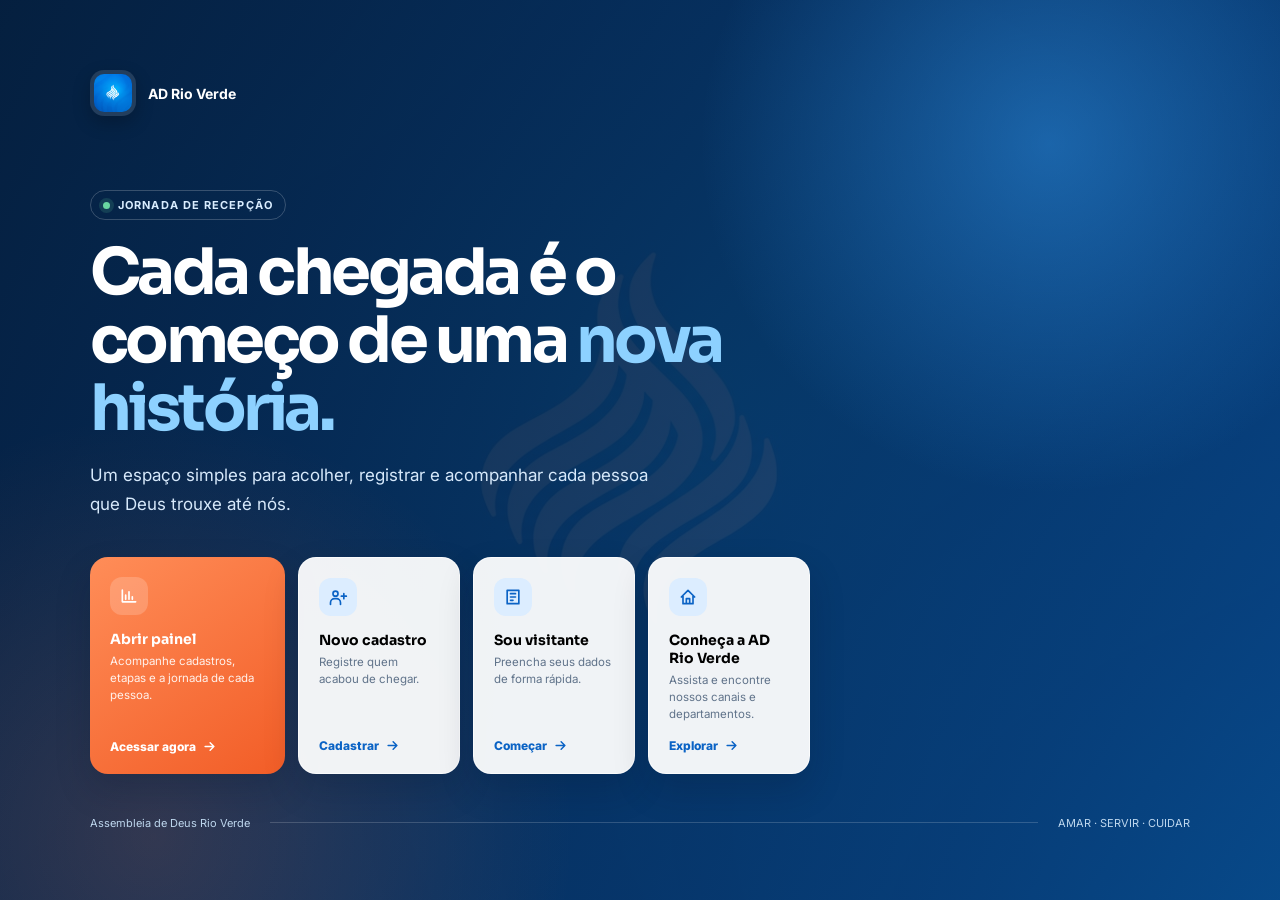
<file: index.html>
<!DOCTYPE html>
<html lang="pt-BR">
<head>
<meta charset="UTF-8">
<meta name="viewport" content="width=device-width, initial-scale=1.0">
<title>Jornada de Recepção — AD Rio Verde</title>
<link rel="preconnect" href="https://fonts.googleapis.com">
<link rel="preconnect" href="https://fonts.gstatic.com" crossorigin>
<link href="https://fonts.googleapis.com/css2?family=Inter:wght@400;500;600;700&family=Sora:wght@600;700;800&display=swap" rel="stylesheet">
<style>
:root{--blue:#0b63c5;--blue-light:#dcedff;--muted:#60738a}*{box-sizing:border-box}body{margin:0;min-height:100vh;font-family:Inter,Arial,sans-serif;overflow-x:hidden}a{text-decoration:none;color:inherit}
.hero{min-height:100vh;display:flex;align-items:center;padding:32px 24px;background:linear-gradient(118deg,rgba(5,27,56,.96),rgba(8,64,125,.9)),url('assets/hero-banner.jpg') center/cover;position:relative;isolation:isolate}.hero:before{content:'';position:absolute;inset:0;background:radial-gradient(circle at 82% 16%,rgba(55,164,255,.42),transparent 27%),radial-gradient(circle at 12% 93%,rgba(255,121,64,.18),transparent 30%);z-index:-1}.page{width:min(1100px,100%);margin:auto}.brand{display:inline-flex;align-items:center;gap:12px;color:#fff;font-weight:700;font-size:14px}.brand img{width:46px;height:46px;border-radius:14px;padding:4px;background:rgba(255,255,255,.12);box-shadow:0 7px 18px rgba(0,0,0,.22)}
.content{margin-top:70px;max-width:720px}.eyebrow{display:inline-flex;align-items:center;gap:8px;border:1px solid rgba(255,255,255,.2);border-radius:99px;padding:7px 12px;color:#d9edff;font-size:11px;font-weight:700;letter-spacing:.1em;text-transform:uppercase}.eyebrow span{width:7px;height:7px;background:#68d8a1;border-radius:50%;box-shadow:0 0 0 4px rgba(104,216,161,.15)}h1{font-family:Sora,Arial,sans-serif;color:#fff;font-size:clamp(36px,6vw,64px);line-height:1.06;letter-spacing:-.055em;margin:19px 0 18px}h1 em{font-style:normal;color:#8dd1ff}.intro{max-width:590px;color:#d7e9fb;font-size:17px;line-height:1.7;margin:0}
.access{display:grid;grid-template-columns:1.2fr 1fr 1fr 1fr;gap:13px;margin-top:38px}.access-card{min-height:174px;padding:20px;border-radius:18px;background:rgba(255,255,255,.94);border:1px solid rgba(255,255,255,.7);box-shadow:0 16px 35px rgba(0,17,40,.18);transition:transform .2s ease,box-shadow .2s ease;display:flex;flex-direction:column}.access-card:hover{transform:translateY(-5px);box-shadow:0 22px 38px rgba(0,17,40,.3)}.access-card.primary{background:linear-gradient(145deg,#ff8d58,#f25d27);color:#fff;border:0}.icon{width:38px;height:38px;border-radius:12px;display:grid;place-items:center;background:var(--blue-light);color:var(--blue);margin-bottom:15px}.primary .icon{background:rgba(255,255,255,.18);color:#fff}.icon svg{width:20px;height:20px;fill:none;stroke:currentColor;stroke-width:2;stroke-linecap:round;stroke-linejoin:round}.access-card strong{font-family:Sora,Arial,sans-serif;font-size:14px}.access-card p{font-size:11.5px;line-height:1.5;color:var(--muted);margin:5px 0 14px}.primary p{color:#fff1eb}.go{margin-top:auto;font-size:12px;font-weight:800;color:var(--blue);display:flex;align-items:center;gap:6px}.primary .go{color:#fff}.go svg{width:15px;height:15px;fill:none;stroke:currentColor;stroke-width:2.4;stroke-linecap:round;stroke-linejoin:round}
.footer{display:flex;align-items:center;justify-content:space-between;gap:20px;margin:42px 0 0;color:#bed7ee;font-size:11px}.footer .line{height:1px;flex:1;background:rgba(255,255,255,.17)}@media(max-width:760px){.hero{align-items:flex-start;padding:24px 18px}.content{margin-top:52px}.access{grid-template-columns:1fr;margin-top:30px}.access-card{min-height:142px}.footer{margin-top:30px}h1{font-size:39px}.intro{font-size:15px}}
</style>
</head>
<body>
<main class="hero"><div class="page">
  <a class="brand" href="index.html"><img src="assets/logo-mark.png" alt="Logo AD Rio Verde"><span>AD Rio Verde</span></a>
  <section class="content"><div class="eyebrow"><span></span> Jornada de Recepção</div><h1>Cada chegada é o começo de uma <em>nova história.</em></h1><p class="intro">Um espaço simples para acolher, registrar e acompanhar cada pessoa que Deus trouxe até nós.</p>
    <nav class="access" aria-label="Acessos principais">
      <a class="access-card primary" href="painel.html"><span class="icon"><svg viewBox="0 0 24 24"><path d="M4 19V5m0 14h16M8 16v-5m4 5V7m4 9v-3"></path></svg></span><strong>Abrir painel</strong><p>Acompanhe cadastros, etapas e a jornada de cada pessoa.</p><span class="go">Acessar agora <svg viewBox="0 0 24 24"><path d="M5 12h14m-6-6 6 6-6 6"></path></svg></span></a>
      <a class="access-card" href="cadastro.html"><span class="icon"><svg viewBox="0 0 24 24"><circle cx="9" cy="8" r="3"></circle><path d="M3 21v-2a5 5 0 0 1 5-5h2a5 5 0 0 1 5 5v2M19 8v6m-3-3h6"></path></svg></span><strong>Novo cadastro</strong><p>Registre quem acabou de chegar.</p><span class="go">Cadastrar <svg viewBox="0 0 24 24"><path d="M5 12h14m-6-6 6 6-6 6"></path></svg></span></a>
      <a class="access-card" href="visitante.html"><span class="icon"><svg viewBox="0 0 24 24"><path d="M5 4h14v16H5zM9 8h6m-6 4h6m-6 4h3"></path></svg></span><strong>Sou visitante</strong><p>Preencha seus dados de forma rápida.</p><span class="go">Começar <svg viewBox="0 0 24 24"><path d="M5 12h14m-6-6 6 6-6 6"></path></svg></span></a>
      <a class="access-card" href="conheca.html"><span class="icon"><svg viewBox="0 0 24 24"><path d="m4 12 8-8 8 8M6 10v10h12V10M10 20v-6h4v6"></path></svg></span><strong>Conheça a AD Rio Verde</strong><p>Assista e encontre nossos canais e departamentos.</p><span class="go">Explorar <svg viewBox="0 0 24 24"><path d="M5 12h14m-6-6 6 6-6 6"></path></svg></span></a>
    </nav>
  </section>
  <footer class="footer"><span>Assembleia de Deus Rio Verde</span><span class="line"></span><span>AMAR &middot; SERVIR &middot; CUIDAR</span></footer>
</div></main>
</body>
</html>
</file>
